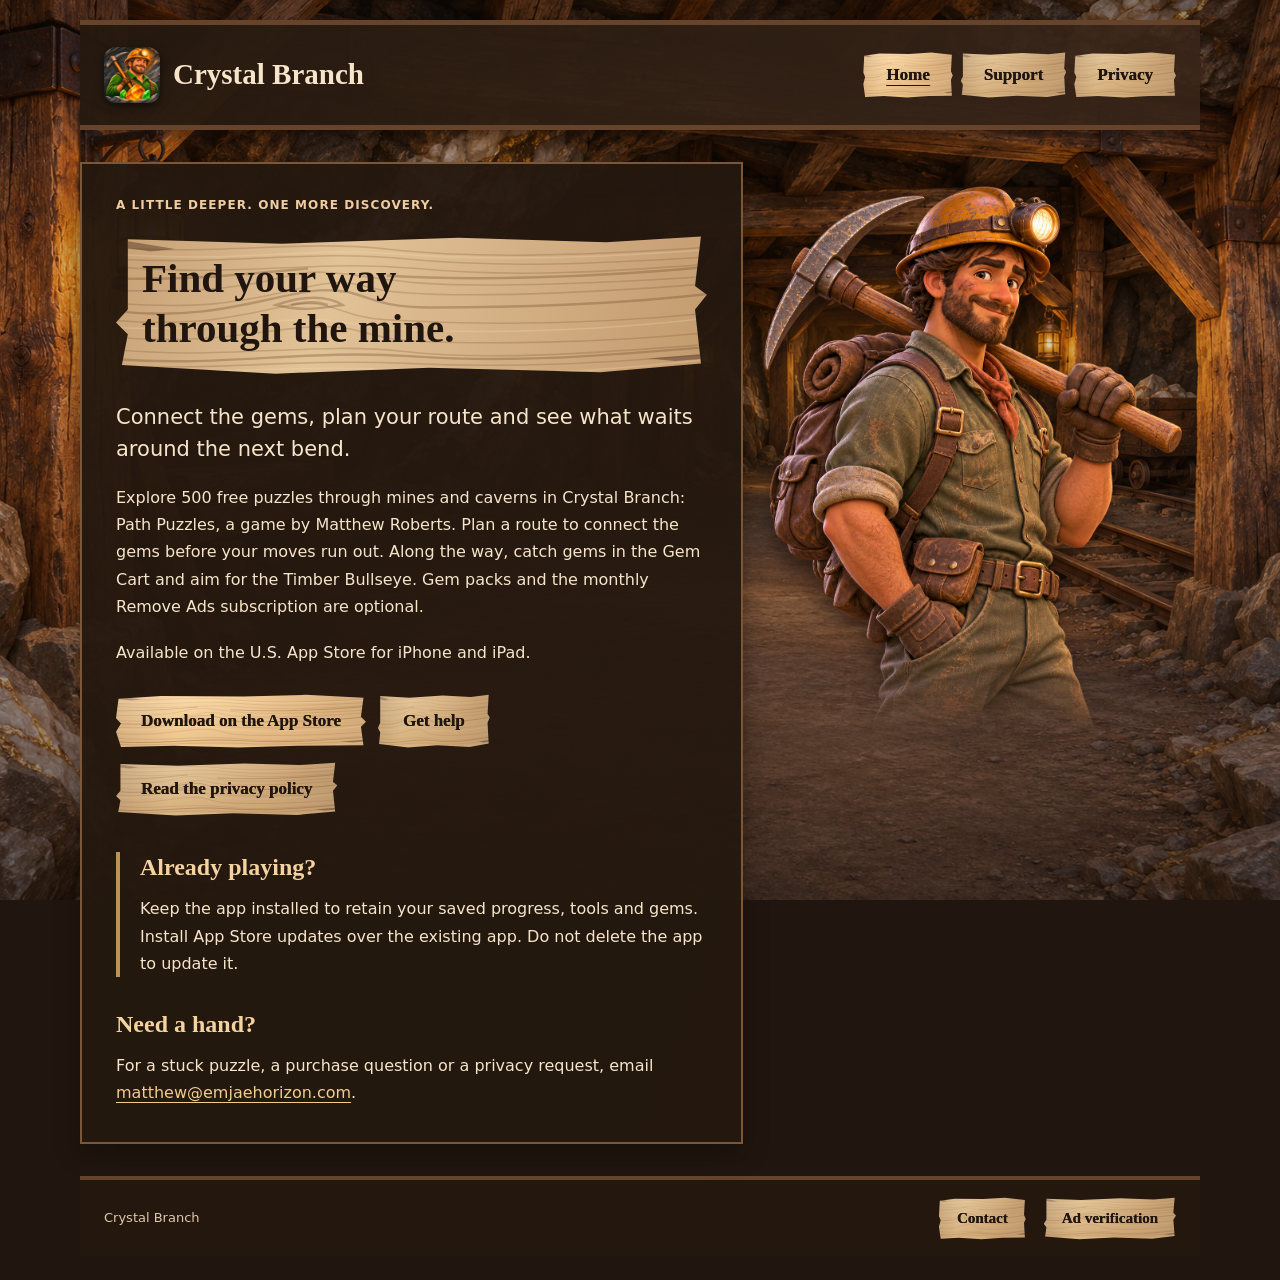
<file: index.html>
<!doctype html>
<html lang="en"><head><meta charset="utf-8"><meta name="viewport" content="width=device-width,initial-scale=1"><meta name="color-scheme" content="dark"><meta http-equiv="Content-Security-Policy" content="default-src 'self'; script-src 'none'; connect-src 'none'; object-src 'none'; base-uri 'none'; form-action 'none'"><meta name="referrer" content="no-referrer"><title>Crystal Branch: Path Puzzles</title><meta name="description" content="Connect gems across 500 free puzzles in Crystal Branch: Path Puzzles for iPhone and iPad. Explore mines and caverns and play mining bonuses along the way."><link rel="icon" href="./assets/miner-icon.png"><link rel="stylesheet" href="./assets/site.css?v=05d16c762f"></head>
<body data-page="home"><a class="skip" href="#main">Skip to content</a>
<header class="site-header"><a class="brand" href="./"><img src="./assets/miner-icon.png" alt="" width="56" height="56"><span>Crystal Branch</span></a><nav aria-label="Main"><a href="./" aria-current="page">Home</a><a href="./support/">Support</a><a href="./privacy/">Privacy</a></nav></header>
<main id="main" class="home-page"><div class="page-copy"><p class="kicker">A little deeper. One more discovery.</p><h1>Find your way through the mine.</h1>
    <p class="lead">Connect the gems, plan your route and see what waits around the next bend.</p>
    <p>Explore 500 free puzzles through mines and caverns in Crystal Branch: Path Puzzles, a game by Matthew Roberts. Plan a route to connect the gems before your moves run out. Along the way, catch gems in the Gem Cart and aim for the Timber Bullseye. Gem packs and the monthly Remove Ads subscription are optional.</p>
    <p>Available on the U.S. App Store for iPhone and iPad.</p>
    <div class="actions"><a class="button" href="https://apps.apple.com/app/id6830463579">Download on the App Store</a><a class="text-link" href="./support/">Get help</a><a class="text-link" href="./privacy/">Read the privacy policy</a></div>
    <section class="note"><h2>Already playing?</h2><p>Keep the app installed to retain your saved progress, tools and gems. Install App Store updates over the existing app. Do not delete the app to update it.</p></section>
    <section><h2>Need a hand?</h2><p>For a stuck puzzle, a purchase question or a privacy request, email <a href="mailto:matthew@emjaehorizon.com">matthew@emjaehorizon.com</a>.</p></section></div><img class="hero-miner" src="./assets/miner.png" alt="" width="1120" height="1374" decoding="async"></main>
<footer><span>Crystal Branch</span><a href="mailto:matthew@emjaehorizon.com">Contact</a><a href="./app-ads.txt">Ad verification</a></footer></body></html>
</file>
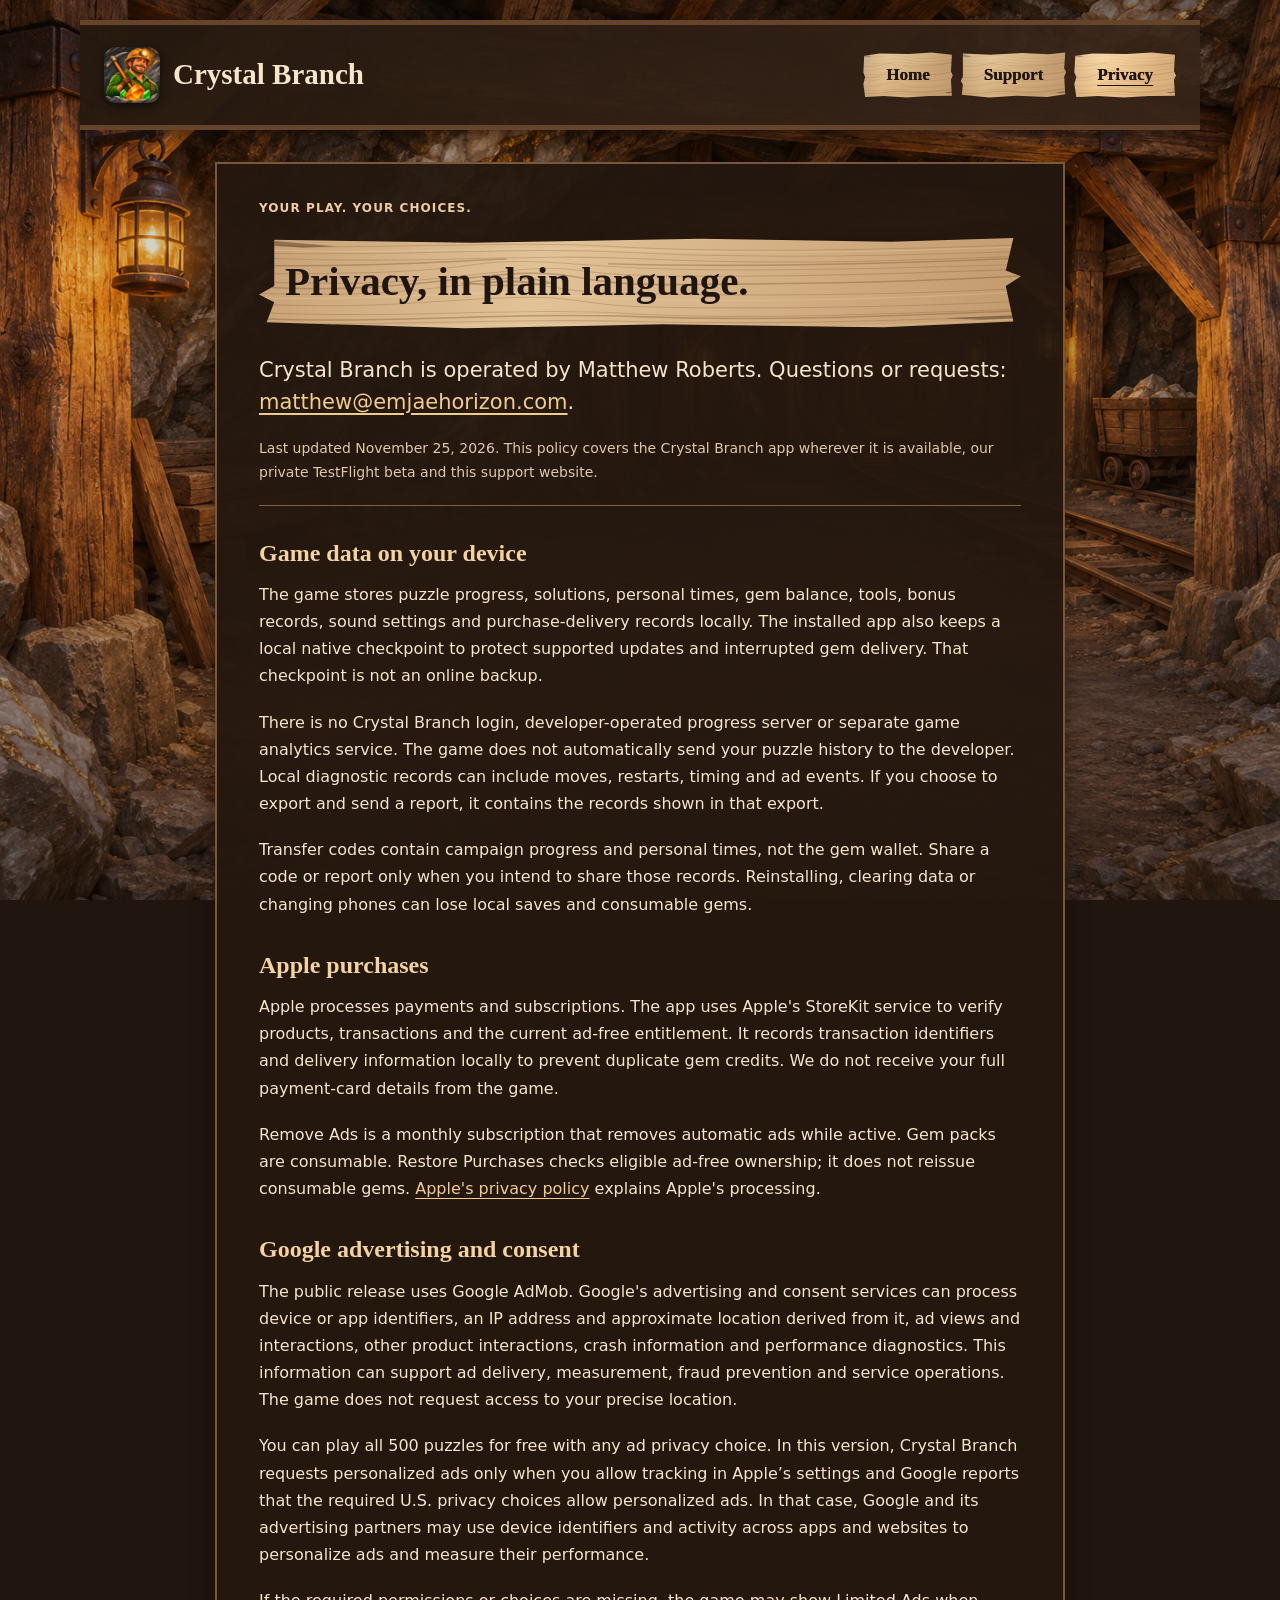
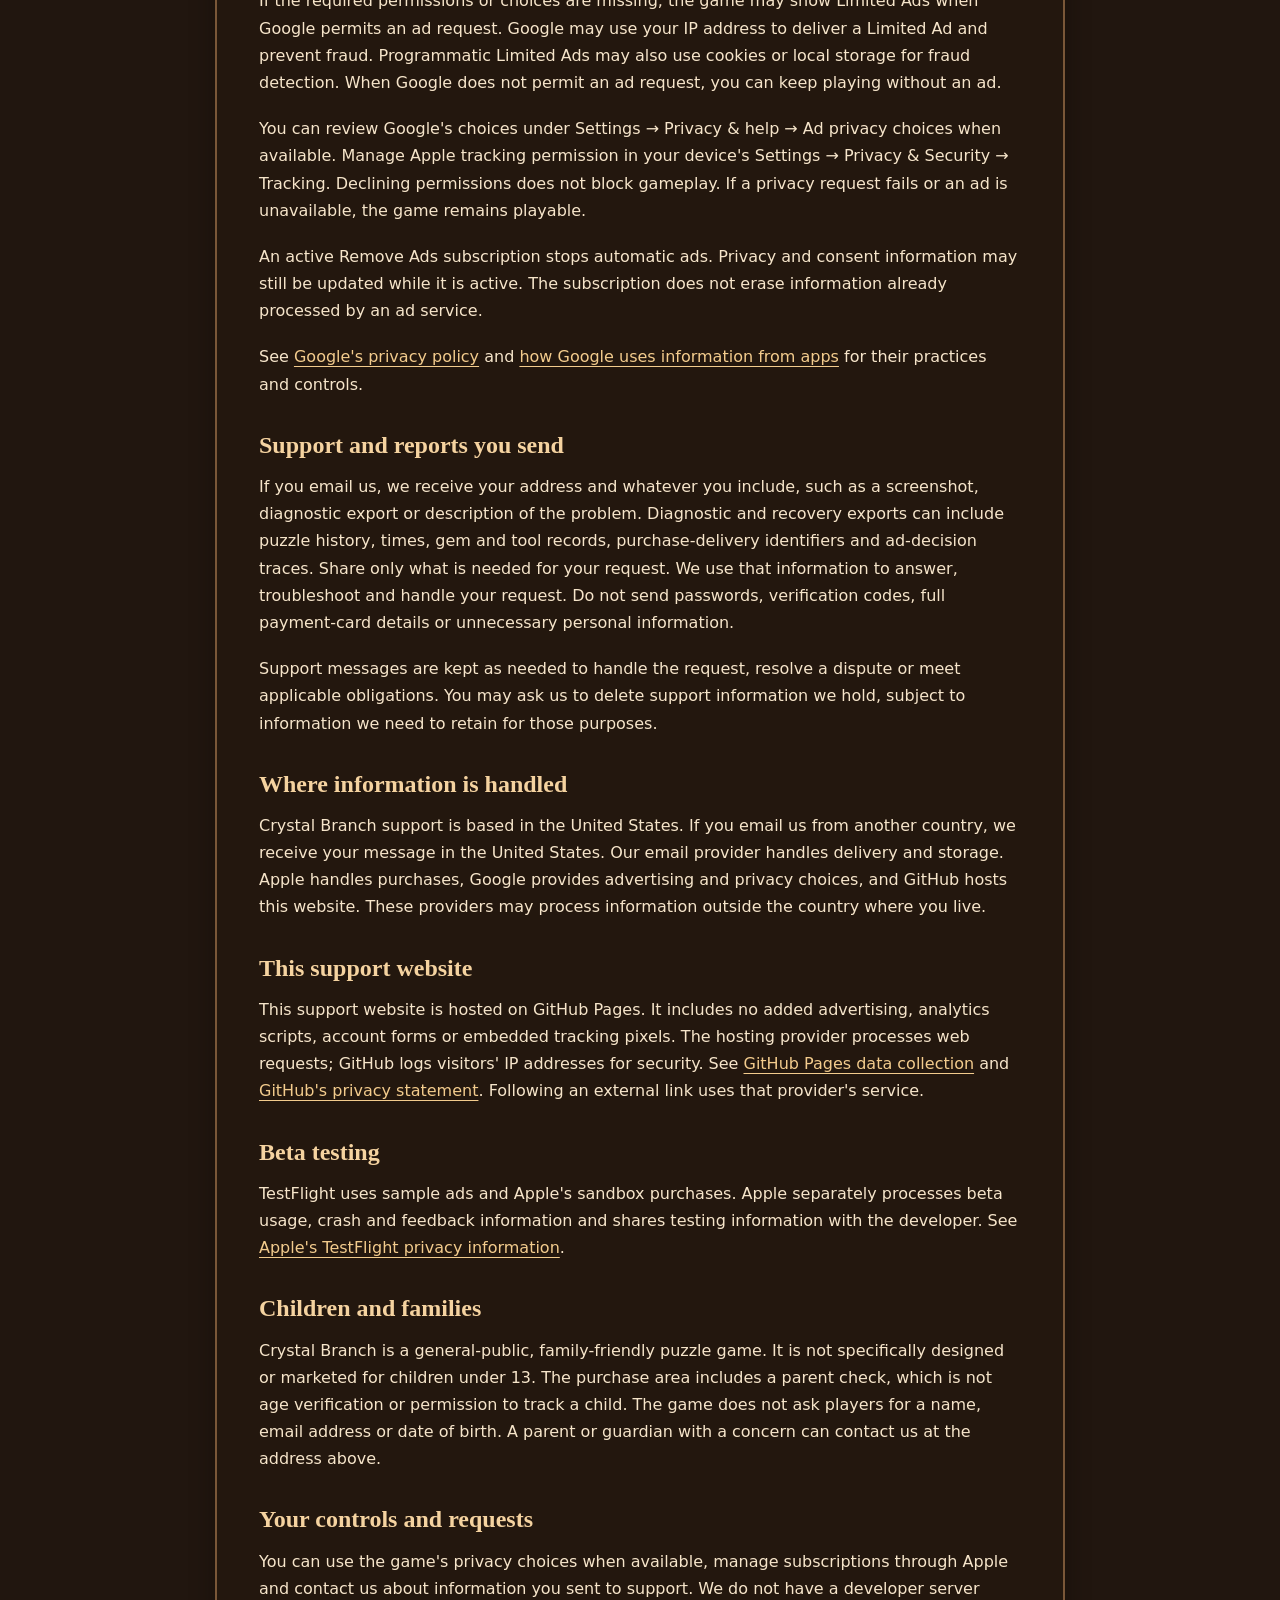
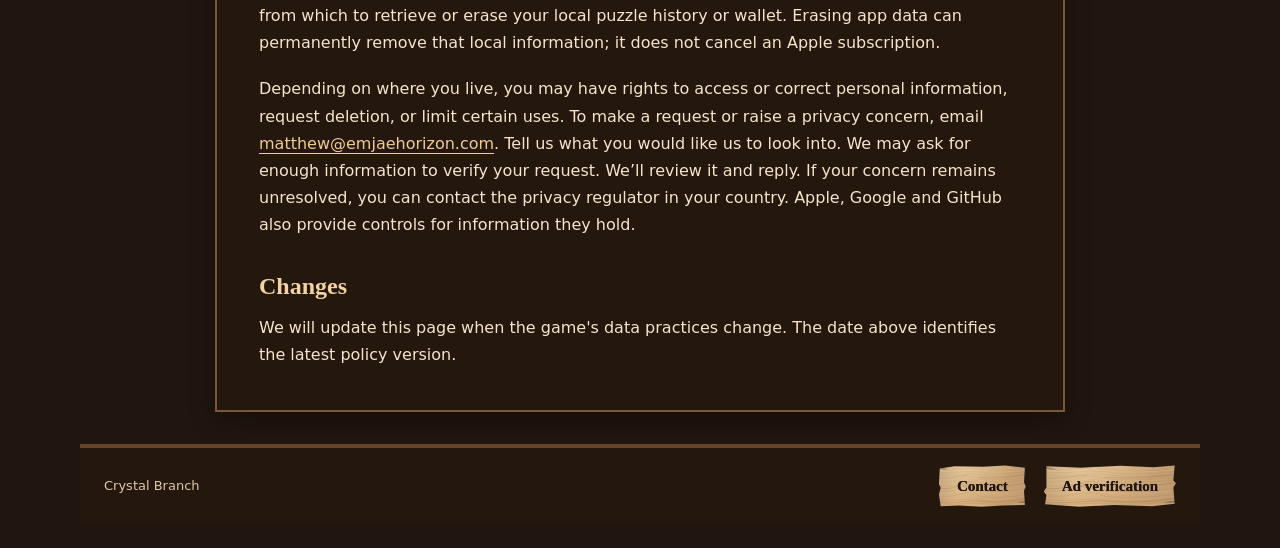
<file: privacy/index.html>
<!doctype html>
<html lang="en"><head><meta charset="utf-8"><meta name="viewport" content="width=device-width,initial-scale=1"><meta name="color-scheme" content="dark"><meta http-equiv="Content-Security-Policy" content="default-src 'self'; script-src 'none'; connect-src 'none'; object-src 'none'; base-uri 'none'; form-action 'none'"><meta name="referrer" content="no-referrer"><title>Privacy · Crystal Branch</title><meta name="description" content="Official Crystal Branch support and privacy information from Matthew Roberts."><link rel="icon" href="../assets/miner-icon.png"><link rel="stylesheet" href="../assets/site.css?v=05d16c762f"></head>
<body data-page="privacy"><a class="skip" href="#main">Skip to content</a>
<header class="site-header"><a class="brand" href="../"><img src="../assets/miner-icon.png" alt="" width="56" height="56"><span>Crystal Branch</span></a><nav aria-label="Main"><a href="../">Home</a><a href="../support/">Support</a><a href="../privacy/" aria-current="page">Privacy</a></nav></header>
<main id="main" class="document-page"><div class="page-copy"><p class="kicker">Your play. Your choices.</p><h1>Privacy, in plain language.</h1>
    <p class="lead">Crystal Branch is operated by Matthew Roberts. Questions or requests: <a href="mailto:matthew@emjaehorizon.com?subject=Crystal%20Branch%20privacy">matthew@emjaehorizon.com</a>.</p>
    <p class="date">Last updated November 25, 2026. This policy covers the Crystal Branch app wherever it is available, our private TestFlight beta and this support website.</p>
    <section><h2>Game data on your device</h2><p>The game stores puzzle progress, solutions, personal times, gem balance, tools, bonus records, sound settings and purchase-delivery records locally. The installed app also keeps a local native checkpoint to protect supported updates and interrupted gem delivery. That checkpoint is not an online backup.</p><p>There is no Crystal Branch login, developer-operated progress server or separate game analytics service. The game does not automatically send your puzzle history to the developer. Local diagnostic records can include moves, restarts, timing and ad events. If you choose to export and send a report, it contains the records shown in that export.</p><p>Transfer codes contain campaign progress and personal times, not the gem wallet. Share a code or report only when you intend to share those records. Reinstalling, clearing data or changing phones can lose local saves and consumable gems.</p></section>
    <section><h2>Apple purchases</h2><p>Apple processes payments and subscriptions. The app uses Apple's StoreKit service to verify products, transactions and the current ad-free entitlement. It records transaction identifiers and delivery information locally to prevent duplicate gem credits. We do not receive your full payment-card details from the game.</p><p>Remove Ads is a monthly subscription that removes automatic ads while active. Gem packs are consumable. Restore Purchases checks eligible ad-free ownership; it does not reissue consumable gems. <a href="https://www.apple.com/legal/privacy/" target="_blank" rel="noopener noreferrer">Apple's privacy policy</a> explains Apple's processing.</p></section>
    <section><h2>Google advertising and consent</h2><p>The public release uses Google AdMob. Google's advertising and consent services can process device or app identifiers, an IP address and approximate location derived from it, ad views and interactions, other product interactions, crash information and performance diagnostics. This information can support ad delivery, measurement, fraud prevention and service operations. The game does not request access to your precise location.</p><p>You can play all 500 puzzles for free with any ad privacy choice. In this version, Crystal Branch requests personalized ads only when you allow tracking in Apple’s settings and Google reports that the required U.S. privacy choices allow personalized ads. In that case, Google and its advertising partners may use device identifiers and activity across apps and websites to personalize ads and measure their performance.</p><p>If the required permissions or choices are missing, the game may show Limited Ads when Google permits an ad request. Google may use your IP address to deliver a Limited Ad and prevent fraud. Programmatic Limited Ads may also use cookies or local storage for fraud detection. When Google does not permit an ad request, you can keep playing without an ad.</p><p>You can review Google's choices under Settings → Privacy &amp; help → Ad privacy choices when available. Manage Apple tracking permission in your device's Settings → Privacy &amp; Security → Tracking. Declining permissions does not block gameplay. If a privacy request fails or an ad is unavailable, the game remains playable.</p><p>An active Remove Ads subscription stops automatic ads. Privacy and consent information may still be updated while it is active. The subscription does not erase information already processed by an ad service.</p><p>See <a href="https://policies.google.com/privacy" target="_blank" rel="noopener noreferrer">Google's privacy policy</a> and <a href="https://policies.google.com/technologies/partner-sites" target="_blank" rel="noopener noreferrer">how Google uses information from apps</a> for their practices and controls.</p></section>
    <section><h2>Support and reports you send</h2><p>If you email us, we receive your address and whatever you include, such as a screenshot, diagnostic export or description of the problem. Diagnostic and recovery exports can include puzzle history, times, gem and tool records, purchase-delivery identifiers and ad-decision traces. Share only what is needed for your request. We use that information to answer, troubleshoot and handle your request. Do not send passwords, verification codes, full payment-card details or unnecessary personal information.</p><p>Support messages are kept as needed to handle the request, resolve a dispute or meet applicable obligations. You may ask us to delete support information we hold, subject to information we need to retain for those purposes.</p></section>
    <section><h2>Where information is handled</h2><p>Crystal Branch support is based in the United States. If you email us from another country, we receive your message in the United States. Our email provider handles delivery and storage. Apple handles purchases, Google provides advertising and privacy choices, and GitHub hosts this website. These providers may process information outside the country where you live.</p></section><section><h2>This support website</h2><p>This support website is hosted on GitHub Pages. It includes no added advertising, analytics scripts, account forms or embedded tracking pixels. The hosting provider processes web requests; GitHub logs visitors' IP addresses for security. See <a href="https://docs.github.com/en/pages/getting-started-with-github-pages/what-is-github-pages#data-collection" target="_blank" rel="noopener noreferrer">GitHub Pages data collection</a> and <a href="https://docs.github.com/en/site-policy/privacy-policies/github-general-privacy-statement" target="_blank" rel="noopener noreferrer">GitHub's privacy statement</a>. Following an external link uses that provider's service.</p></section>
    <section><h2>Beta testing</h2><p>TestFlight uses sample ads and Apple's sandbox purchases. Apple separately processes beta usage, crash and feedback information and shares testing information with the developer. See <a href="https://www.apple.com/legal/privacy/data/en/test-flight/" target="_blank" rel="noopener noreferrer">Apple's TestFlight privacy information</a>.</p></section>
    <section><h2>Children and families</h2><p>Crystal Branch is a general-public, family-friendly puzzle game. It is not specifically designed or marketed for children under 13. The purchase area includes a parent check, which is not age verification or permission to track a child. The game does not ask players for a name, email address or date of birth. A parent or guardian with a concern can contact us at the address above.</p></section>
    <section><h2>Your controls and requests</h2><p>You can use the game's privacy choices when available, manage subscriptions through Apple and contact us about information you sent to support. We do not have a developer server from which to retrieve or erase your local puzzle history or wallet. Erasing app data can permanently remove that local information; it does not cancel an Apple subscription.</p><p>Depending on where you live, you may have rights to access or correct personal information, request deletion, or limit certain uses. To make a request or raise a privacy concern, email <a href="mailto:matthew@emjaehorizon.com">matthew@emjaehorizon.com</a>. Tell us what you would like us to look into. We may ask for enough information to verify your request. We’ll review it and reply. If your concern remains unresolved, you can contact the privacy regulator in your country. Apple, Google and GitHub also provide controls for information they hold.</p></section>
    <section><h2>Changes</h2><p>We will update this page when the game's data practices change. The date above identifies the latest policy version.</p></section></div></main>
<footer><span>Crystal Branch</span><a href="mailto:matthew@emjaehorizon.com">Contact</a><a href="../app-ads.txt">Ad verification</a></footer></body></html>
</file>
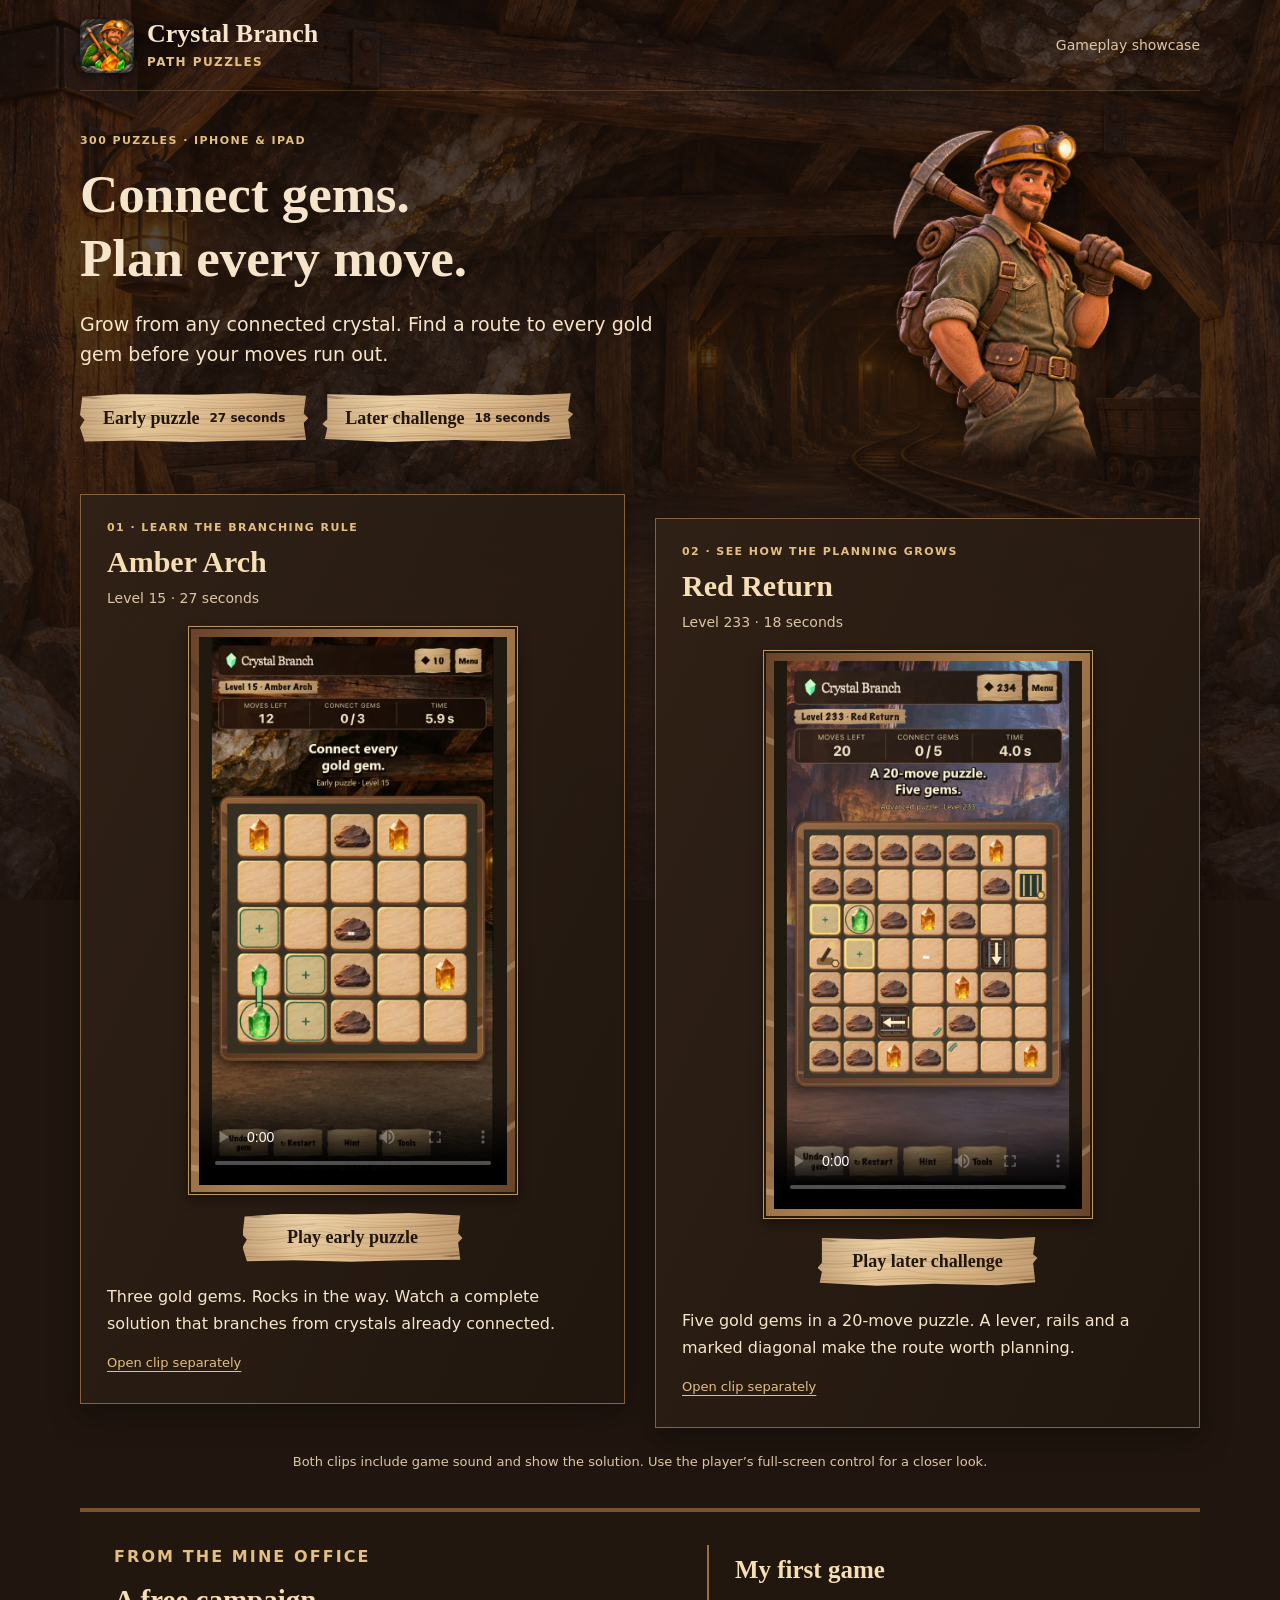
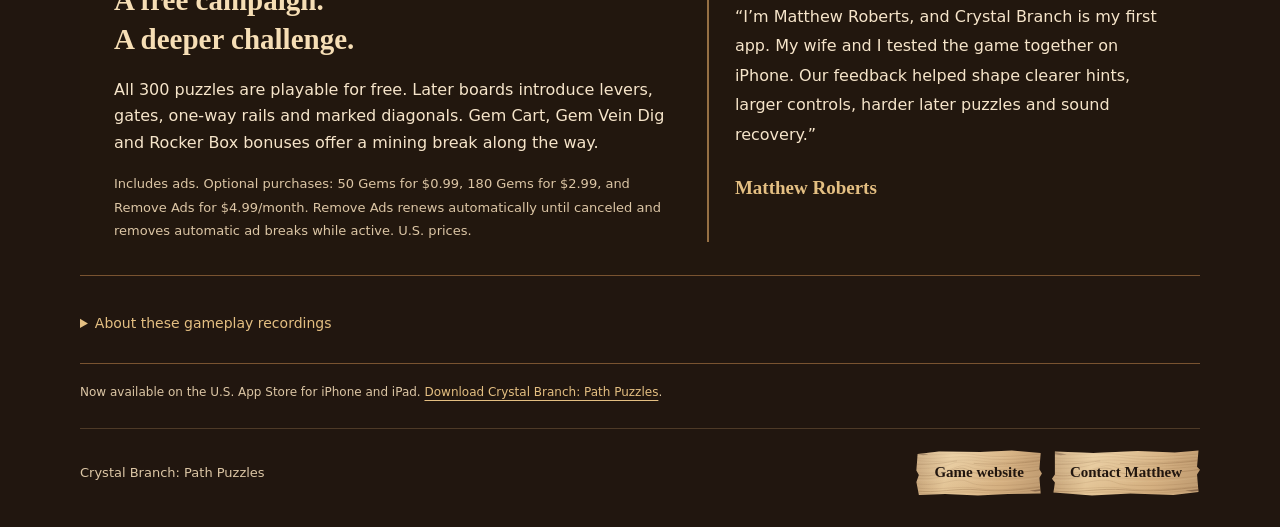
<file: showcase/index.html>
<!doctype html>
<html lang="en">
<head>
  <meta charset="utf-8">
  <meta name="viewport" content="width=device-width, initial-scale=1">
  <meta name="description" content="See Crystal Branch: Path Puzzles in motion: an early branching puzzle and a later challenge with levers, rails and diagonals.">
  <meta name="robots" content="noindex, nofollow">
  <meta name="theme-color" content="#24180f">
  <title>Gameplay showcase · Crystal Branch: Path Puzzles</title>
  <link rel="icon" href="assets/miner-icon.png">
  <link rel="stylesheet" href="showcase.css">
  <script src="showcase.js" defer></script>
</head>
<body>
  <a class="skip-link" href="#main">Skip to gameplay</a>
  <div class="local-review" id="local-review" hidden>Local preview · Not published</div>
  <header class="site-header wrap">
    <a class="brand" href="#main" aria-label="Crystal Branch: Path Puzzles — gameplay showcase">
      <img src="assets/miner-icon.png" width="54" height="54" alt="">
      <span>Crystal Branch<small>Path Puzzles</small></span>
    </a>
    <p class="header-note">Gameplay showcase</p>
  </header>

  <main class="wrap" id="main">
    <section class="intro" aria-labelledby="intro-title">
      <div class="intro-copy">
        <p class="eyebrow">300 puzzles · iPhone &amp; iPad</p>
        <h1 id="intro-title">Connect gems.<br>Plan every move.</h1>
        <p class="lead">Grow from any connected crystal. Find a route to every gold gem before your moves run out.</p>
        <nav class="clip-nav" aria-label="Choose a gameplay example">
          <a class="plank" href="#early">Early puzzle <span>27 seconds</span></a>
          <a class="plank alternate" href="#advanced">Later challenge <span>18 seconds</span></a>
        </nav>
      </div>
      <img class="hero-miner" src="assets/miner.png" alt="Crystal Branch’s miner with his pickaxe" width="600" height="800">
    </section>

    <section class="gameplay" aria-label="Two gameplay examples">
      <article class="clip" id="early" aria-labelledby="early-title">
        <header class="clip-heading">
          <p class="eyebrow">01 · Learn the branching rule</p>
          <h2 id="early-title">Amber Arch</h2>
          <p class="level">Level 15 · 27 seconds</p>
        </header>
        <div class="video-frame">
          <video id="early-video" controls playsinline preload="metadata" poster="media/early-poster.jpg" aria-label="Level 15, Amber Arch — early puzzle gameplay with game audio">
            <source src="media/early-puzzle-level-15.mp4" type="video/mp4">
            Your browser cannot play this video. <a href="media/early-puzzle-level-15.mp4">Open the early puzzle clip</a>.
          </video>
        </div>
        <button type="button" class="plank play-button" data-video="early-video" data-label="early puzzle" aria-controls="early-video">Play early puzzle</button>
        <p class="clip-copy">Three gold gems. Rocks in the way. Watch a complete solution that branches from crystals already connected.</p>
        <a class="file-link" href="media/early-puzzle-level-15.mp4">Open clip separately</a>
      </article>

      <article class="clip advanced" id="advanced" aria-labelledby="advanced-title">
        <header class="clip-heading">
          <p class="eyebrow">02 · See how the planning grows</p>
          <h2 id="advanced-title">Red Return</h2>
          <p class="level">Level 233 · 18 seconds</p>
        </header>
        <div class="video-frame">
          <video id="advanced-video" controls playsinline preload="metadata" poster="media/advanced-poster.jpg" aria-label="Level 233, Red Return — advanced puzzle gameplay with game audio">
            <source src="media/advanced-puzzle-level-233.mp4" type="video/mp4">
            Your browser cannot play this video. <a href="media/advanced-puzzle-level-233.mp4">Open the advanced puzzle clip</a>.
          </video>
        </div>
        <button type="button" class="plank alternate play-button" data-video="advanced-video" data-label="later challenge" aria-controls="advanced-video">Play later challenge</button>
        <p class="clip-copy">Five gold gems in a 20-move puzzle. A lever, rails and a marked diagonal make the route worth planning.</p>
        <a class="file-link" href="media/advanced-puzzle-level-233.mp4">Open clip separately</a>
      </article>
    </section>
    <p class="playback-status" id="playback-status" role="status" aria-live="polite"></p>
    <p class="viewing-note">Both clips include game sound and show the solution. Use the player’s full-screen control for a closer look.</p>

    <section class="field-notes" aria-labelledby="game-title">
      <div>
        <p class="eyebrow">From the mine office</p>
        <h2 id="game-title">A free campaign.<br>A deeper challenge.</h2>
        <p>All 300 puzzles are playable for free. Later boards introduce levers, gates, one-way rails and marked diagonals. Gem Cart, Gem Vein Dig and Rocker Box bonuses offer a mining break along the way.</p>
        <p class="purchase-note">Includes ads. Optional purchases: 50 Gems for $0.99, 180 Gems for $2.99, and Remove Ads for $4.99/month. Remove Ads renews automatically until canceled and removes automatic ad breaks while active. U.S. prices.</p>
      </div>
      <div class="creator-note">
        <h3>My first game</h3>
        <p>“I’m Matthew Roberts, and Crystal Branch is my first app. My wife and I tested the game together on iPhone. Our feedback helped shape clearer hints, larger controls, harder later puzzles and sound recovery.”</p>
        <p class="signature">Matthew Roberts</p>
      </div>
    </section>

    <details class="footage-note">
      <summary>About these gameplay recordings</summary>
      <p>Both clips use real gameplay from the preserved campaign. The early example was recorded in an iOS simulator, with existing game music and effects matched in the edit; its completed board is held briefly so the result is readable. The advanced example uses Matthew’s iPhone 16 Pro recording and original game audio.</p>
      <p>These are edited excerpts from earlier recordings, not new Build 36 captures. No gameplay action has been sped up or fabricated.</p>
    </details>
    <p class="release-note">Now available on the U.S. App Store for iPhone and iPad. <a href="https://apps.apple.com/app/id6830463579">Download Crystal Branch: Path Puzzles</a>.</p>
  </main>

  <footer class="site-footer wrap">
    <span>Crystal Branch: Path Puzzles</span>
    <nav aria-label="Game information">
      <a class="plank" href="https://matthewjroberts1983-svg.github.io/" target="_blank" rel="noopener noreferrer">Game website</a>
      <a class="plank alternate" href="mailto:matthew@emjaehorizon.com">Contact Matthew</a>
    </nav>
  </footer>
</body>
</html>
</file>
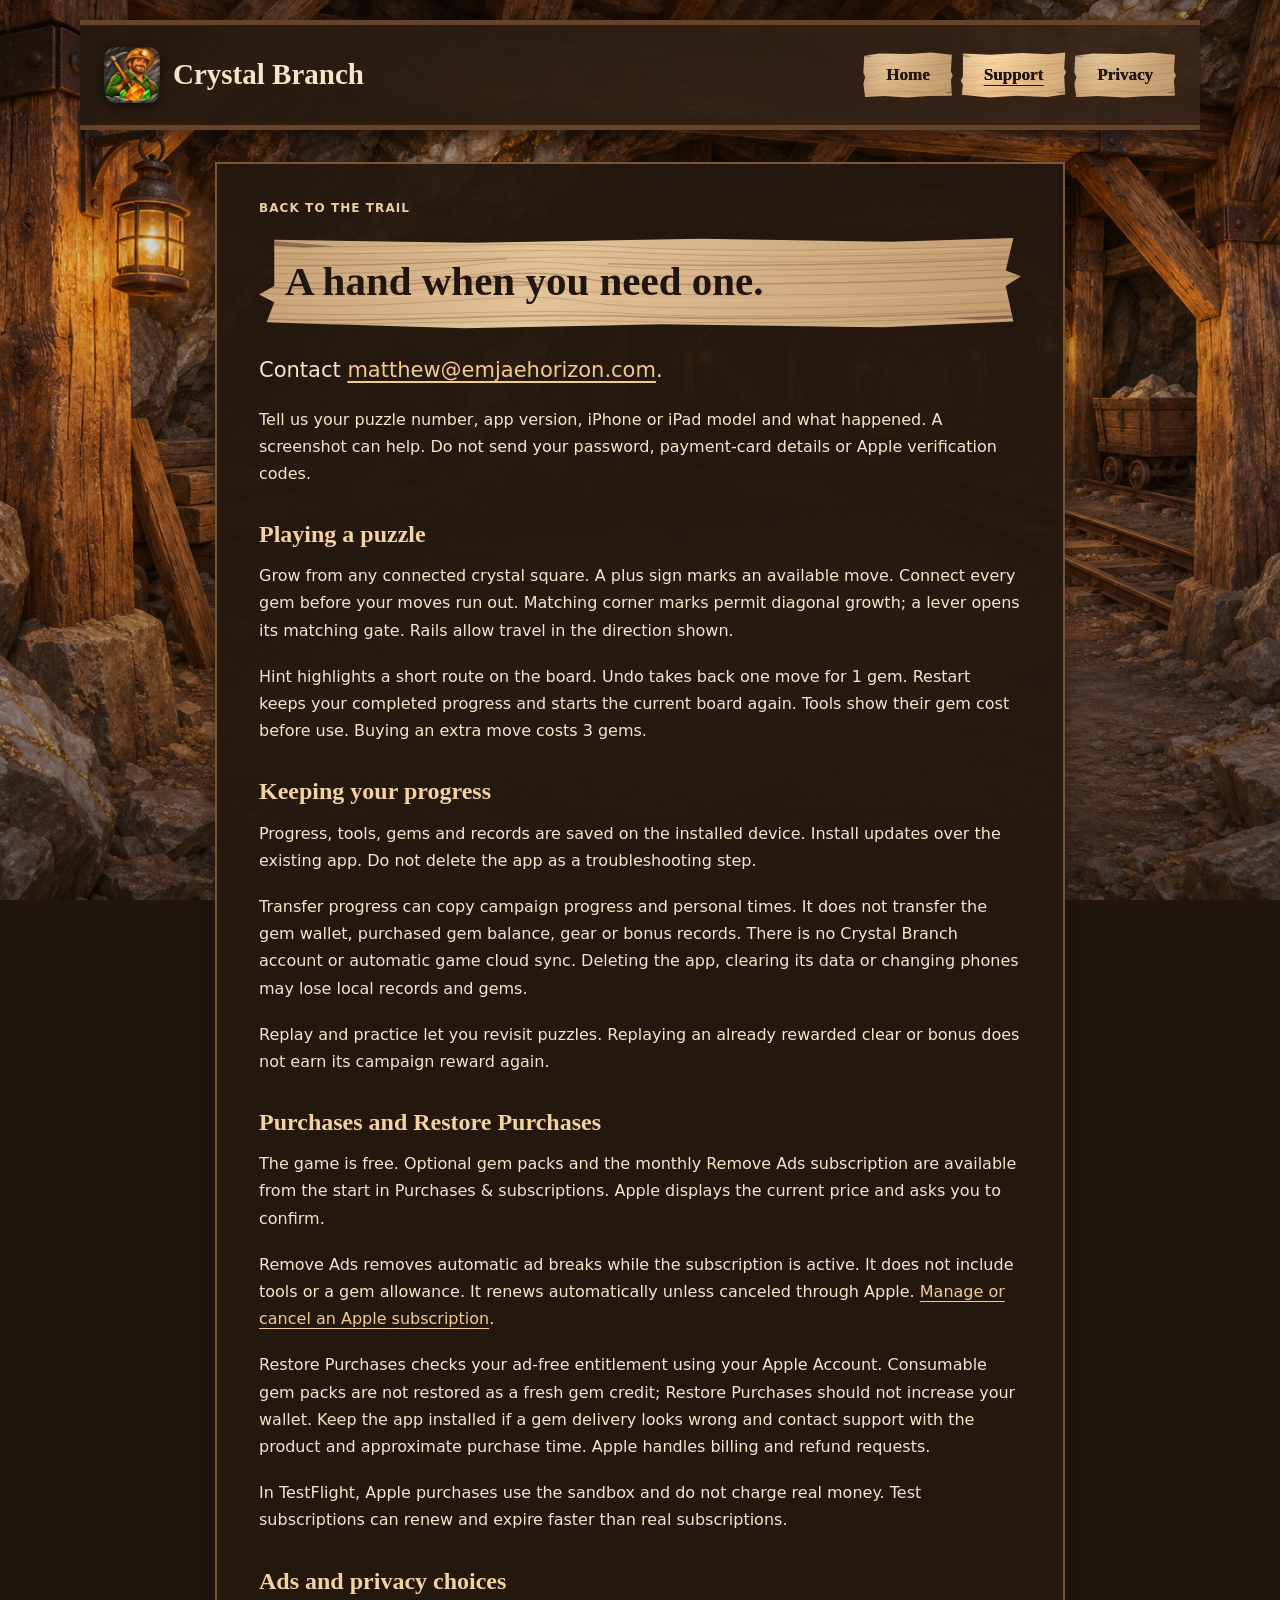
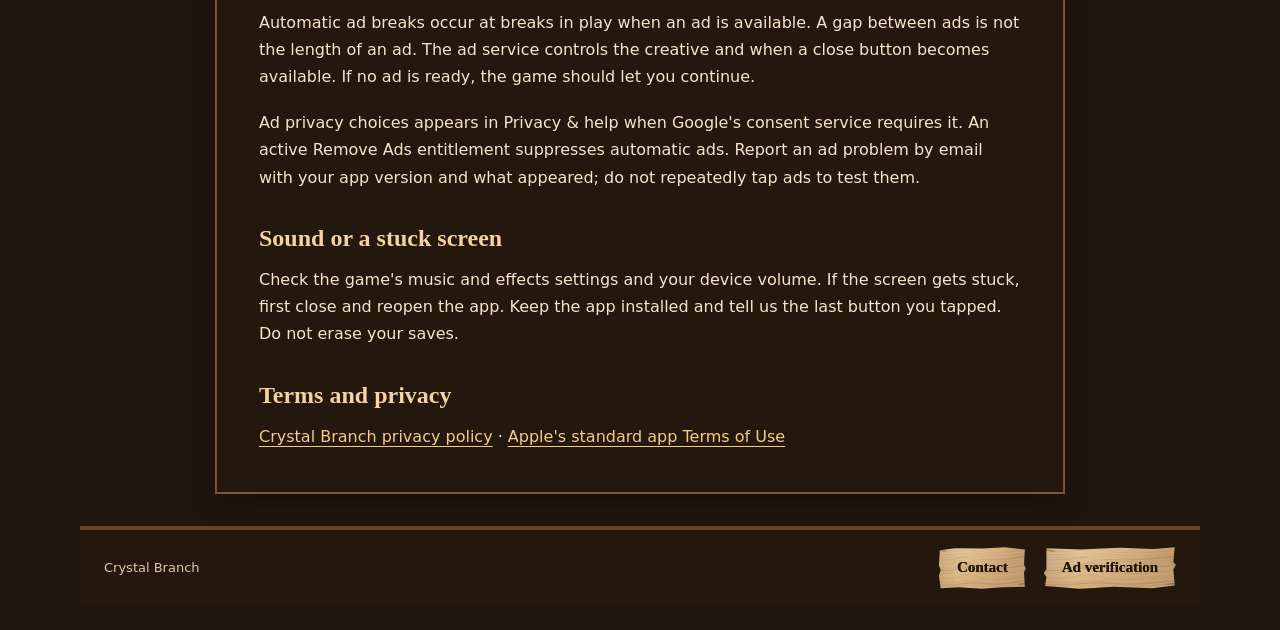
<file: support/index.html>
<!doctype html>
<html lang="en"><head><meta charset="utf-8"><meta name="viewport" content="width=device-width,initial-scale=1"><meta name="color-scheme" content="dark"><meta http-equiv="Content-Security-Policy" content="default-src 'self'; script-src 'none'; connect-src 'none'; object-src 'none'; base-uri 'none'; form-action 'none'"><meta name="referrer" content="no-referrer"><title>Support · Crystal Branch</title><meta name="description" content="Official Crystal Branch support and privacy information from Matthew Roberts."><link rel="icon" href="../assets/miner-icon.png"><link rel="stylesheet" href="../assets/site.css?v=05d16c762f"></head>
<body data-page="support"><a class="skip" href="#main">Skip to content</a>
<header class="site-header"><a class="brand" href="../"><img src="../assets/miner-icon.png" alt="" width="56" height="56"><span>Crystal Branch</span></a><nav aria-label="Main"><a href="../">Home</a><a href="../support/" aria-current="page">Support</a><a href="../privacy/">Privacy</a></nav></header>
<main id="main" class="document-page"><div class="page-copy"><p class="kicker">Back to the trail</p><h1>A hand when you need one.</h1>
    <p class="lead">Contact <a href="mailto:matthew@emjaehorizon.com?subject=Crystal%20Branch%20support">matthew@emjaehorizon.com</a>.</p>
    <p>Tell us your puzzle number, app version, iPhone or iPad model and what happened. A screenshot can help. Do not send your password, payment-card details or Apple verification codes.</p>
    <section><h2>Playing a puzzle</h2><p>Grow from any connected crystal square. A plus sign marks an available move. Connect every gem before your moves run out. Matching corner marks permit diagonal growth; a lever opens its matching gate. Rails allow travel in the direction shown.</p><p>Hint highlights a short route on the board. Undo takes back one move for 1 gem. Restart keeps your completed progress and starts the current board again. Tools show their gem cost before use. Buying an extra move costs 3 gems.</p></section>
    <section><h2>Keeping your progress</h2><p>Progress, tools, gems and records are saved on the installed device. Install updates over the existing app. Do not delete the app as a troubleshooting step.</p><p>Transfer progress can copy campaign progress and personal times. It does not transfer the gem wallet, purchased gem balance, gear or bonus records. There is no Crystal Branch account or automatic game cloud sync. Deleting the app, clearing its data or changing phones may lose local records and gems.</p><p>Replay and practice let you revisit puzzles. Replaying an already rewarded clear or bonus does not earn its campaign reward again.</p></section>
    <section><h2>Purchases and Restore Purchases</h2><p>The game is free. Optional gem packs and the monthly Remove Ads subscription are available from the start in Purchases &amp; subscriptions. Apple displays the current price and asks you to confirm.</p><p>Remove Ads removes automatic ad breaks while the subscription is active. It does not include tools or a gem allowance. It renews automatically unless canceled through Apple. <a href="https://support.apple.com/118428" target="_blank" rel="noopener noreferrer">Manage or cancel an Apple subscription</a>.</p><p>Restore Purchases checks your ad-free entitlement using your Apple Account. Consumable gem packs are not restored as a fresh gem credit; Restore Purchases should not increase your wallet. Keep the app installed if a gem delivery looks wrong and contact support with the product and approximate purchase time. Apple handles billing and refund requests.</p><p>In TestFlight, Apple purchases use the sandbox and do not charge real money. Test subscriptions can renew and expire faster than real subscriptions.</p></section>
    <section><h2>Ads and privacy choices</h2><p>Automatic ad breaks occur at breaks in play when an ad is available. A gap between ads is not the length of an ad. The ad service controls the creative and when a close button becomes available. If no ad is ready, the game should let you continue.</p><p>Ad privacy choices appears in Privacy &amp; help when Google's consent service requires it. An active Remove Ads entitlement suppresses automatic ads. Report an ad problem by email with your app version and what appeared; do not repeatedly tap ads to test them.</p></section>
    <section><h2>Sound or a stuck screen</h2><p>Check the game's music and effects settings and your device volume. If the screen gets stuck, first close and reopen the app. Keep the app installed and tell us the last button you tapped. Do not erase your saves.</p></section>
    <section><h2>Terms and privacy</h2><p><a href="../privacy/">Crystal Branch privacy policy</a> · <a href="https://www.apple.com/legal/internet-services/itunes/dev/stdeula/" target="_blank" rel="noopener noreferrer">Apple's standard app Terms of Use</a></p></section></div></main>
<footer><span>Crystal Branch</span><a href="mailto:matthew@emjaehorizon.com">Contact</a><a href="../app-ads.txt">Ad verification</a></footer></body></html>
</file>
<file: assets/site.css>
:root {
  color-scheme: dark;
  --ink: #f6e5ca;
  --muted: #e0c9aa;
  --jade: #f3cc8d;
  --line: #826041;
  --marker: "Marker Felt", "Segoe Print", "Bradley Hand", "Comic Sans MS", cursive;
  --sign-edge: polygon(1% 10%,18% 5%,51% 6%,76% 3%,99% 8%,98% 42%,100% 51%,98% 60%,99% 93%,73% 94%,49% 97%,23% 94%,2% 96%,0 69%,2% 54%,0 45%);
  --sign-edge-alt: polygon(2% 5%,28% 8%,58% 4%,83% 7%,99% 3%,98% 37%,100% 43%,98% 53%,99% 90%,82% 96%,53% 93%,27% 97%,1% 91%,2% 70%,0 62%,2% 53%);
  font: 16px/1.7 system-ui,-apple-system,BlinkMacSystemFont,"Segoe UI",sans-serif;
  background: #21160f;
  color: var(--ink);
}
* { box-sizing: border-box; }
body { margin: 0; min-height: 100vh; position: relative; isolation: isolate; }
body::before {
  content: ''; position: fixed; inset: 0; z-index: -1; pointer-events: none;
  background: linear-gradient(180deg,#150d0873,#1c110b28 30%,#150d088c),url('./mine-cave.png') 55% center/cover no-repeat #21160f;
}
a { color: var(--jade); text-underline-offset: 4px; overflow-wrap: anywhere; }
a:hover { text-decoration-thickness: 2px; }
a:focus-visible { outline: 3px solid #fff0ba; outline-offset: 5px; }
.skip { position: absolute; top: -100px; left: 12px; z-index: 5; padding: 12px; background: #24180f; }
.skip:focus { top: 12px; }
.draft { padding: 9px 18px; text-align: center; background: #24180f; color: #fff1d8; font-size: 12px; }
.site-header,main,footer { width: min(100% - 48px,1120px); margin-inline: auto; }
.site-header {
  display: flex; justify-content: space-between; align-items: center; gap: 24px;
  padding: 22px 24px; margin-top: 20px; position: relative;
  background: linear-gradient(110deg,#25190ff5,#382519e8);
  border-block: 5px solid #65442b; box-shadow: 0 6px 14px #0d080872;
}
.brand { display: flex; align-items: center; gap: 13px; text-decoration: none; color: var(--ink); font: 700 clamp(22px,3vw,29px)/1.15 var(--marker); }
.brand img { border-radius: 12px; box-shadow: 0 3px 8px #0008; }
.brand small { display: block; color: var(--muted); font: 12px/1.5 system-ui,sans-serif; padding-top: 6px; }
nav { display: flex; flex-wrap: wrap; gap: 8px; }
nav a,.button,.text-link,footer a {
  position: relative; isolation: isolate; display: inline-flex; align-items: center; justify-content: center;
  min-height: 48px; padding: 10px 23px; color: #20160f; text-decoration: none; border: 0;
  background: none; font: 700 17px/1.4 var(--marker); text-shadow: .2px 0 currentColor;
}
nav a::before,.button::before,.text-link::before,footer a::before {
  content: ''; position: absolute; inset: 0; z-index: -1; pointer-events: none;
  background: radial-gradient(ellipse at 24% -6%,#fff0ce57,transparent 62%),url('./timber-grain.svg') center/100% 100% no-repeat,linear-gradient(105deg,#be9a70,#d8b381 27%,#cca575 69%,#be9a70);
  clip-path: var(--sign-edge); filter: drop-shadow(0 3px 2px #0006);
}
nav a:nth-child(even)::before,.text-link::before,footer a:nth-of-type(even)::before { clip-path: var(--sign-edge-alt); }
nav a[aria-current] { text-decoration: underline; text-underline-offset: 5px; }
nav a[aria-current]::before,.button::before { background-color: #e5c698; filter: brightness(1.1); }
nav a:hover,.button:hover,.text-link:hover,footer a:hover { text-decoration: underline; }
main { margin-block: 32px; }
.home-page { display: grid; grid-template-columns: minmax(0,1.45fr) minmax(0,1fr); align-items: start; gap: 0; }
.page-copy { min-width: 0; padding: 32px 34px 36px; background: #24180ff2; border: 2px solid #7a5738; box-shadow: 0 10px 22px #100a087d; }
.home-page .page-copy { background: linear-gradient(110deg,#24180ff5,#24180ff0); }
.hero-miner { width: 100%; max-width: none; height: auto; margin-left: 0; margin-top: 20px; align-self: start; pointer-events: none; filter: drop-shadow(0 14px 12px #10080699); mask-image: linear-gradient(#000 86%,transparent 100%); }
.kicker { color: #efcca1; font: 700 12px/1.5 system-ui,sans-serif; letter-spacing: .09em; text-transform: uppercase; margin: 0 0 18px; }
h1 { position: relative; isolation: isolate; margin: 0 0 24px; padding: 21px 26px 25px; color: #20160f; font: 700 clamp(29px,3.4vw,41px)/1.22 var(--marker); text-wrap: balance; }
h1::before { content: ''; position: absolute; inset: 0; z-index: -1; background: url('./timber-grain.svg') center/100% 100%,linear-gradient(110deg,#c6a074,#e2c297 37%,#c29a6e); clip-path: var(--sign-edge-alt); }
h2 { font: 700 24px/1.3 var(--marker); color: #f5d3a0; margin: 0 0 12px; }
p { margin: 0 0 19px; }
.lead { font-size: 21px; line-height: 1.5; }
.actions { display: flex; align-items: stretch; gap: 12px; flex-wrap: wrap; margin: 27px 0 35px; }
.actions a { min-height: 56px; padding-inline: 25px; }
section { margin-top: 32px; }
section p:last-child { margin-bottom: 0; }
.note { padding-left: 20px; border-left: 4px solid #be9157; }
.date { padding-bottom: 20px; border-bottom: 1px solid var(--line); color: var(--muted); font-size: 14px; }
.document-page { max-width: 850px; }
.document-page .page-copy { padding: 35px 42px 42px; }
footer { background: #24180ff2; border-top: 4px solid #65442b; padding: 16px 24px; margin-bottom: 24px; display: flex; align-items: center; flex-wrap: wrap; gap: 12px 18px; color: var(--muted); font-size: 13px; }
footer span { margin-right: auto; }
footer a { min-height: 44px; font-size: 15px; padding: 8px 18px; }
@media(min-width:1100px) { .hero-miner { position: sticky; top: 22px; } }
@media(max-width:760px) {
  .site-header,main,footer { width: calc(100% - 28px); }
  .site-header { margin-top: 14px; flex-direction: column; align-items: flex-start; padding: 18px; gap: 17px; }
  nav { width: 100%; }
  nav a { flex: 1; padding-inline: 12px; min-height: 48px; }
  .home-page { grid-template-columns: minmax(0,1fr); gap: 0; }
  .home-page .page-copy { grid-column: 1; grid-row: 1; }
  .hero-miner { width: min(75%,340px); margin: 22px auto -4px; grid-row: 2; }
  .page-copy,.document-page .page-copy { padding: 25px 22px 29px; }
  main { margin-block: 22px; }
  h1 { font-size: clamp(29px,5.7vw,37px); padding: 18px 20px 22px; }
  .lead { font-size: 19px; }
  footer { padding: 16px 18px; }
  footer span { width: 100%; }
}
@media(max-width:370px) {
  .site-header,main,footer { width: calc(100% - 20px); }
  .brand { font-size: 21px; gap: 9px; }
  .brand img { width: 48px; height: 48px; }
  .page-copy,.document-page .page-copy { padding-inline: 17px; }
  .actions { flex-direction: column; }
}
@media(prefers-reduced-motion:no-preference) { a { transition: filter .12s ease; } }
</file>
<file: showcase/showcase.css>
:root{color-scheme:dark;--paper:#f6e5ca;--muted:#dcc6a5;--ink:#21160f;--gold:#e4bf82;--marker:"Marker Felt","Segoe Print","Bradley Hand","Comic Sans MS",cursive;--sign:polygon(1% 10%,18% 5%,51% 6%,76% 3%,99% 8%,98% 42%,100% 51%,98% 60%,99% 93%,73% 94%,49% 97%,23% 94%,2% 96%,0 69%,2% 54%,0 45%);--sign-alt:polygon(2% 5%,28% 8%,58% 4%,83% 7%,99% 3%,98% 37%,100% 43%,98% 53%,99% 90%,82% 96%,53% 93%,27% 97%,1% 91%,2% 70%,0 62%,2% 53%);font:17px/1.65 system-ui,-apple-system,BlinkMacSystemFont,"Segoe UI",sans-serif;color:var(--paper);background:#21160f}
*{box-sizing:border-box}html{scroll-padding-top:20px}body{margin:0;min-height:100vh;isolation:isolate}body::before{content:"";position:fixed;inset:0;z-index:-1;pointer-events:none;background:linear-gradient(#170e0ab8,#170e0ad9),url("assets/mine-cave.png") center/cover no-repeat}.wrap{width:min(1120px,calc(100% - 48px));margin-inline:auto}a{color:var(--gold);text-underline-offset:4px}button,a{-webkit-tap-highlight-color:transparent}a:focus-visible,button:focus-visible,summary:focus-visible,video:focus-visible{outline:3px solid #fff3b8;outline-offset:6px}.skip-link{position:absolute;left:16px;top:-100px;background:#21160f;padding:12px 20px;z-index:10}.skip-link:focus{top:16px}.local-review{background:#3d2b1d;color:#ffe7be;text-align:center;padding:7px 18px;font-size:12px;letter-spacing:.03em}.site-header{display:flex;align-items:center;justify-content:space-between;gap:24px;padding:19px 0 17px;border-bottom:1px solid #94704c66}.brand{display:flex;gap:13px;align-items:center;text-decoration:none;color:var(--paper);font:700 26px/1.12 var(--marker)}.brand img{border-radius:9px;box-shadow:0 3px 8px #0008;object-fit:cover}.brand small{display:block;font:600 12px/1.6 system-ui,sans-serif;letter-spacing:.12em;text-transform:uppercase;margin-top:5px;color:var(--gold)}.header-note{margin:0;color:var(--muted);font-size:14px}
.intro{position:relative;display:grid;grid-template-columns:minmax(0,1.35fr) minmax(220px,.65fr);gap:20px;align-items:center;min-height:315px;margin:24px 0 32px;overflow:hidden}.intro-copy{padding:18px 0;z-index:1}.eyebrow{font:700 11px/1.5 system-ui,sans-serif;text-transform:uppercase;letter-spacing:.13em;color:var(--gold);margin:0 0 12px}h1{font:700 clamp(34px,4.5vw,53px)/1.22 var(--marker);margin:0 0 18px;text-wrap:balance}p{margin:0 0 16px}.lead{max-width:600px;font-size:19px;color:var(--paper);line-height:1.6}.hero-miner{width:100%;height:340px;object-fit:contain;object-position:center bottom;align-self:end;filter:drop-shadow(0 10px 15px #0008);mask-image:linear-gradient(#000 85%,transparent);pointer-events:none}.clip-nav{display:flex;gap:14px;flex-wrap:wrap;margin-top:22px}.plank{position:relative;isolation:isolate;display:inline-flex;flex-wrap:wrap;justify-content:center;align-items:center;gap:3px 10px;min-height:52px;max-width:100%;padding:13px 23px;border:0;background:none;color:var(--ink);font:700 18px/1.45 var(--marker);text-decoration:none;cursor:pointer}.plank::before{content:"";position:absolute;inset:0;z-index:-1;pointer-events:none;background:radial-gradient(ellipse at 24% -6%,#fff0ce57,transparent 62%),url("assets/timber-grain.svg") center/100% 100% no-repeat,linear-gradient(105deg,#be9a70,#e3c496 27%,#d4af80 69%,#be9a70);clip-path:var(--sign)}.plank.alternate::before{clip-path:var(--sign-alt)}.plank span{font:600 12px/1.5 system-ui,sans-serif}.plank:hover{text-decoration:underline;text-underline-offset:4px}.plank:active{transform:translateY(1px)}
.gameplay{display:grid;grid-template-columns:1fr 1fr;gap:30px;align-items:start}.clip{min-width:0;scroll-margin-top:22px;padding:25px 26px 28px;background:linear-gradient(115deg,#302116fa,#21170ffa);border:1px solid #85613e;box-shadow:0 12px 28px #08050470}.clip.advanced{margin-top:24px}.clip-heading{padding:0 0 17px}.clip-heading .eyebrow{margin-bottom:6px}.clip h2{font:700 30px/1.35 var(--marker);color:#f6deb5;margin:0 0 4px}.level{margin:0;color:var(--muted);font-size:14px}.video-frame{width:min(100%,328px);padding:10px;margin:0 auto 17px;background:url("assets/timber-grain.svg") center/100% 100%,linear-gradient(110deg,#684329,#ad8150,#684329);box-shadow:0 5px 12px #0007,inset 0 0 0 2px #25180c;outline:1px solid #bd9666}.video-frame video{width:100%;aspect-ratio:9/16;object-fit:contain;display:block;background:#120e0a}.play-button{display:flex;min-width:220px;width:fit-content;margin:0 auto 21px}.clip-copy{font-size:16px;line-height:1.65;margin-bottom:10px}.file-link{font-size:13px}.playback-status{font-size:14px;color:var(--gold);margin:14px 0 0}.playback-status:empty{display:none}.viewing-note{font-size:13px;color:var(--muted);text-align:center;margin:23px 0 35px}
.field-notes{display:grid;grid-template-columns:1.2fr 1fr;gap:42px;padding:33px 34px;background:#23180ff2;border-top:4px solid #795330;border-bottom:1px solid #795330}.field-notes h2{font:700 29px/1.35 var(--marker);color:#f6deb5;margin:0 0 18px}.field-notes p{font-size:16px}.field-notes .purchase-note{font-size:13px;line-height:1.8;color:var(--muted);margin-bottom:0}.creator-note{padding:7px 0 0 26px;border-left:2px solid #967044}.creator-note h3{font:700 25px/1.4 var(--marker);margin:0 0 15px;color:#f6deb5}.creator-note p{line-height:1.85}.creator-note .signature{font:700 19px/1.5 var(--marker);color:var(--gold);margin-top:24px}.footage-note{margin-top:26px;border-bottom:1px solid #795330;padding:0 0 17px;font-size:13px;color:var(--muted)}.footage-note summary{cursor:pointer;color:var(--gold);font-size:14px;min-height:44px;padding:10px 0}.footage-note p{max-width:950px;margin:10px 0}.release-note{font-size:12px;color:var(--muted);margin:19px 0 25px}.site-footer{display:flex;justify-content:space-between;align-items:center;gap:18px;border-top:1px solid #94704c66;padding:20px 0 30px;font-size:13px;color:var(--muted)}.site-footer nav{display:flex;gap:10px;flex-wrap:wrap}.site-footer .plank{font-size:15px;min-height:47px;padding-inline:18px}
@media(max-width:760px){.wrap{width:calc(100% - 32px)}.brand{font-size:21px}.brand img{width:46px;height:46px}.header-note{font-size:11px;max-width:85px;text-align:right}.intro{grid-template-columns:minmax(0,1fr);min-height:0;margin:19px 0 25px}.intro-copy{padding:14px 0 0}.hero-miner{display:none}h1{font-size:38px;line-height:1.25}.lead{font-size:17px;max-width:600px}.clip-nav{gap:8px;flex-wrap:nowrap}.clip-nav .plank{flex:1;font-size:16px;flex-direction:column;padding:12px 10px;line-height:1.3}.clip-nav .plank span{font-size:11px}.gameplay{grid-template-columns:1fr;gap:25px}.clip{padding:23px 19px}.clip.advanced{margin-top:0}.clip h2{font-size:28px}.video-frame{width:min(100%,328px)}.field-notes{grid-template-columns:1fr;gap:26px;padding:27px 23px}.creator-note{border-left:0;border-top:1px solid #795330;padding:25px 0 0}.site-footer{align-items:flex-start;flex-direction:column}.site-footer nav{width:100%}.site-footer .plank{flex:1;font-size:14px;padding-inline:12px}.viewing-note{text-align:left}.play-button{min-width:220px}}
@media(max-width:360px){.wrap{width:calc(100% - 24px)}h1{font-size:34px}.brand{font-size:19px}.header-note{max-width:66px}.clip{padding-inline:14px}.clip-nav .plank{font-size:14px}.site-footer .plank{font-size:13px}}
@media(min-width:761px) and (max-height:520px){.intro{min-height:0}.hero-miner{height:235px}.intro-copy{padding:5px 0}.intro{margin-block:16px}.lead{font-size:17px}h1{font-size:34px}.clip-nav{margin-top:14px}.video-frame{width:min(100%,240px)}}
@media(prefers-reduced-motion:reduce){*{scroll-behavior:auto!important}.plank:active{transform:none}}
</file>
